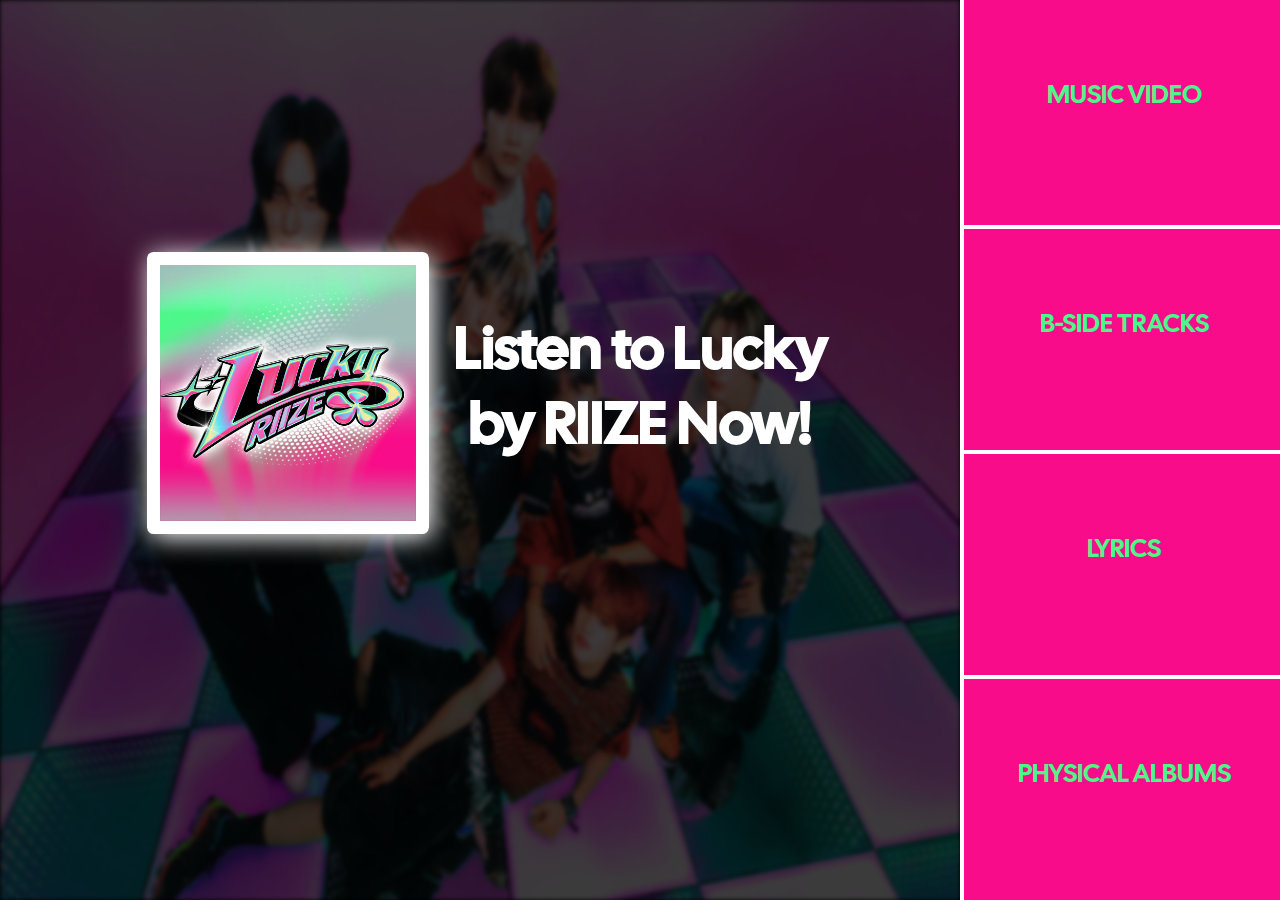
<file: index.html>
<!DOCTYPE html>
<html>
    <head>
        <link rel="icon" type="image/x-icon" href="images/riize-icon.png">
        <title>RIIZE "Lucky"</title>
        <link rel="stylesheet" href="styles.css">
        <link href="https://fonts.googleapis.com/css2?family=Cal+Sans&display=swap" rel="stylesheet">
        <link href="https://fonts.googleapis.com/icon?family=Material+Icons+Round" rel="stylesheet">
    </head>
    <body>
        <section class="main">
            <div id="overlay">
                <img src="images/album-cover.webp" alt="Digital Album Cover for Riize's Japanese Single 'Lucky'" id="album">
                <h1>Listen to Lucky by RIIZE Now!</h1>
            </div>

            <div id="shade"></div>
            <img src="images/album-background.webp" alt="A group photo of Riize" id="background">
        </section>
        <aside>
            <div class="hover" id="h01"></div>
            <a href="https://youtu.be/3Q49g7M5MlU?feature=shared" target="_blank"><div class="slink" id="l01"><p class="label">MUSIC VIDEO</p></div></a>
            <div class="hover" id="h02"></div>
            <a href="https://www.youtube.com/watch?v=uTAf7aldBXg&list=OLAK5uy_lCLG58ik6rOBUtGI3KHKqmEhbSHp8othQ&index=2" target="_blank"><div class="slink" id="l02"><p class="label">B-SIDE TRACKS</p></div></a>
            <div class="hover" id="h03"></div>
            <a href="lyrics.html"><div class="slink" id="l03"><p class="label">LYRICS</p></div></a>
            <div class="hover" id="h04"></div>
            <a href="albums.html"><div class="slink" id="l04"><p class="label">PHYSICAL ALBUMS</p></div></a>
        </aside>
    </body>
</html>
</file>
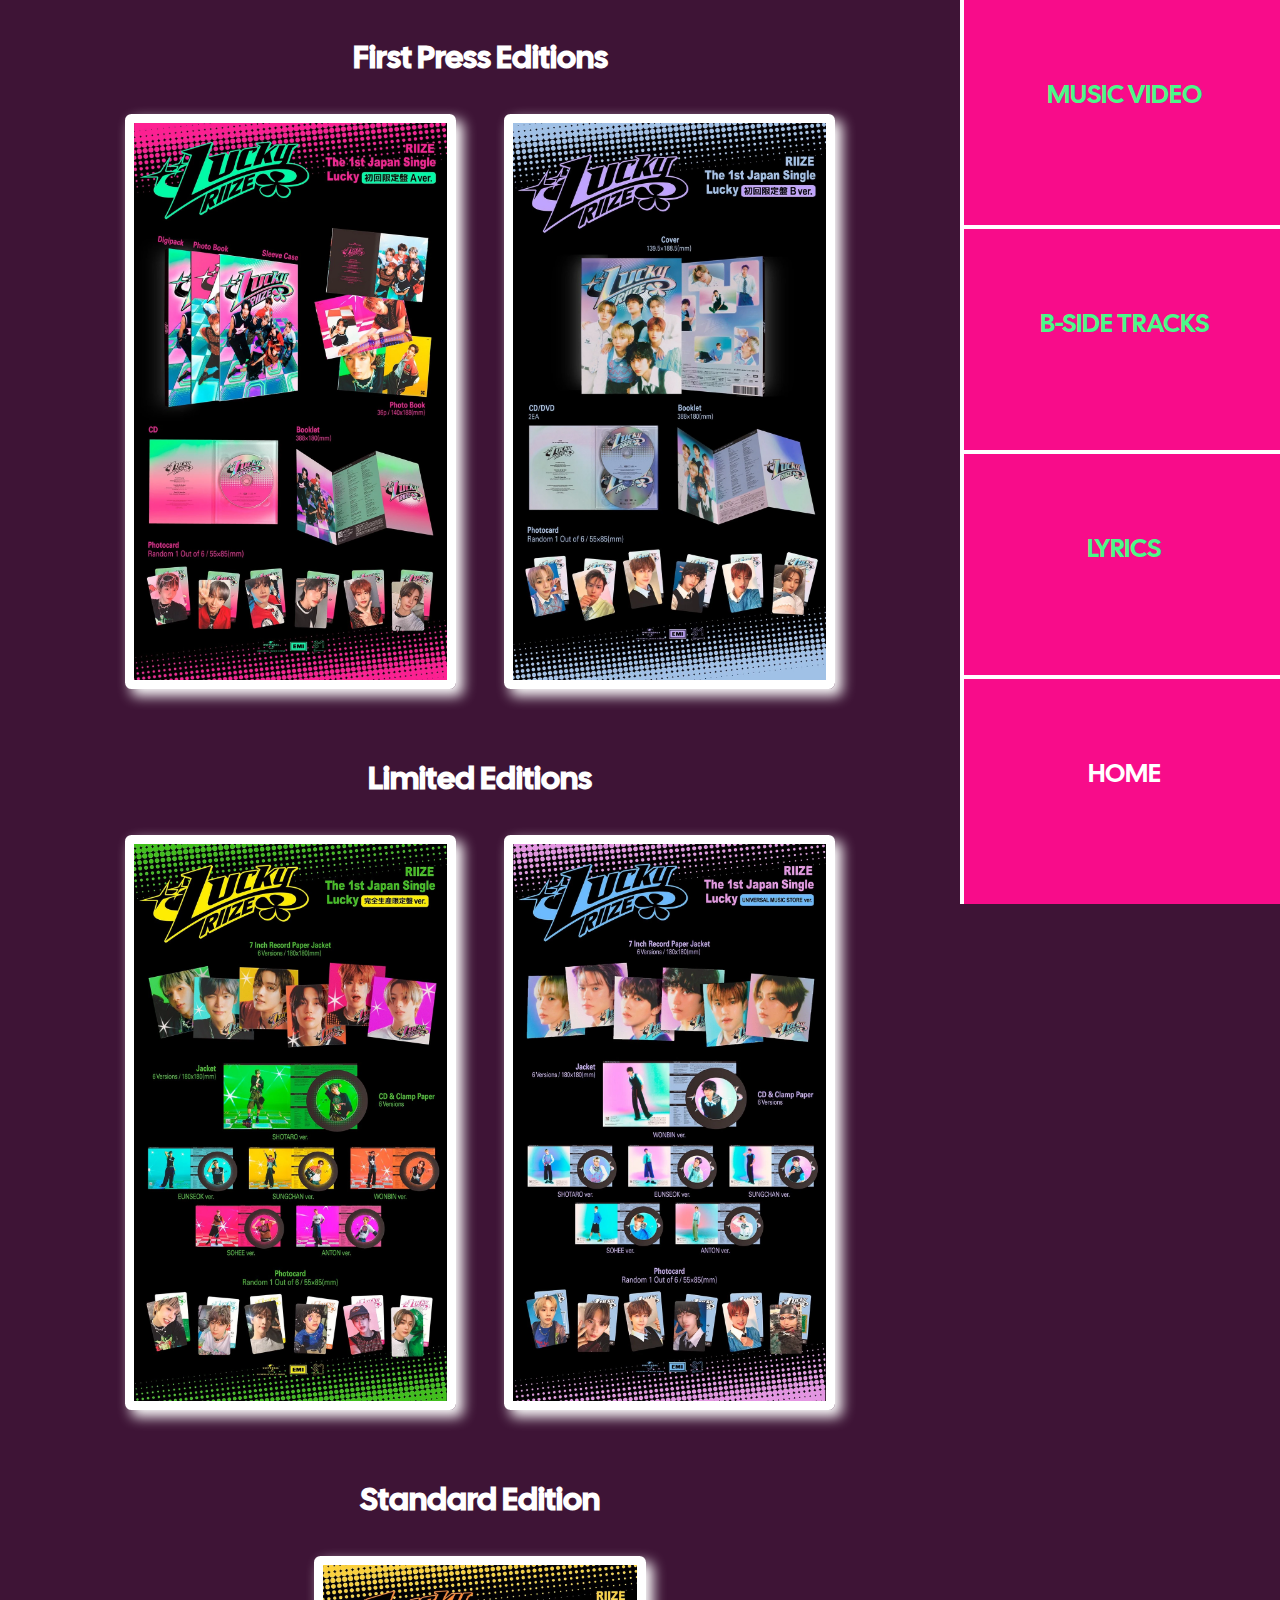
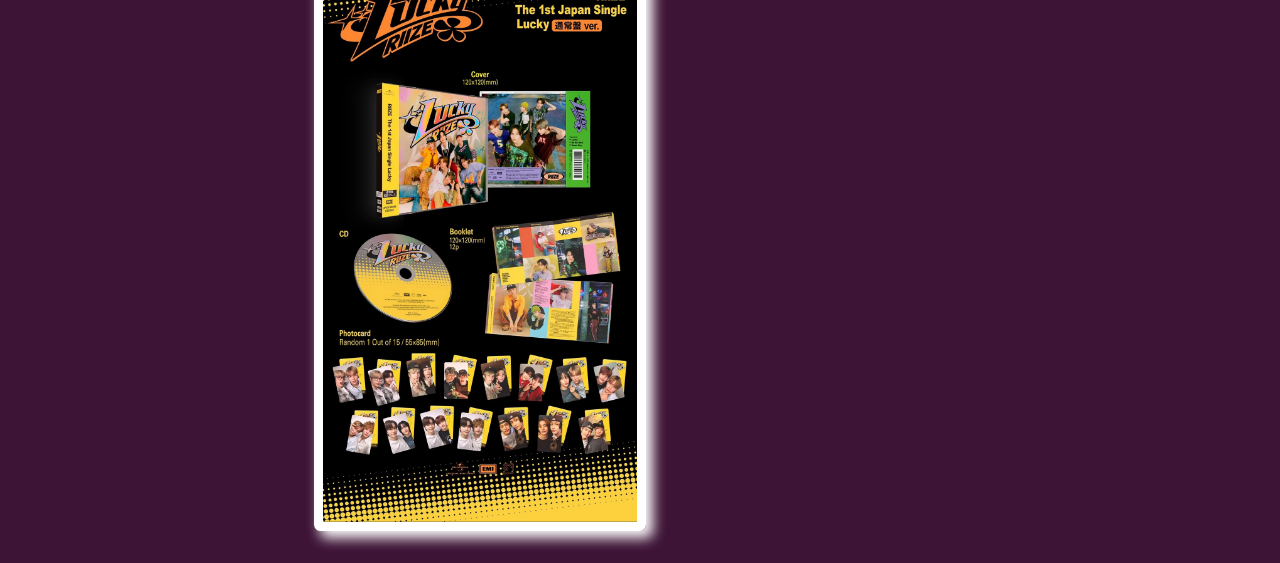
<file: albums.html>
<!DOCTYPE html>
<html>
    <head>
        <link rel="icon" type="image/x-icon" href="images/riize-icon.png">
        <title>Albums | RIIZE "Lucky"</title>
        <link rel="stylesheet" href="styles.css">
        <link href="https://fonts.googleapis.com/css2?family=Cal+Sans&display=swap" rel="stylesheet">
        <link href="https://fonts.googleapis.com/icon?family=Material+Icons+Round" rel="stylesheet">
    </head>
    <body id="albums">
            <div id="overlay-a">
                <div id="top">
                    <h2 class="ahead">First Press Editions</h2>
                    <center>
                    <img src="images/ver-a.webp" alt="Riize Lucky Physical Album Ver." class="aphoto">
                    <img src="images/ver-b.webp" alt="Riize Lucky Physical Album Ver." class="aphoto">
                    </center>
                </div>
                <div id="middle">
                    <h2 class="ahead">Limited Editions</h2>
                    <center>
                    <img src="images/ver-d.webp" alt="Riize Lucky Physical Album Ver." class="aphoto">
                    <img src="images/ver-e.webp" alt="Riize Lucky Physical Album Ver." class="aphoto">
                    </center>
                </div>
                <div id="middle">
                    <h2 class="ahead">Standard Edition</h2>
                    <center>
                    <img src="images/ver-c.webp" alt="Riize Lucky Physical Album Ver." class="aphoto">
                    </center>
                </div>
            </div>
        <aside>
            <div class="hover" id="h01"></div>
            <a href="https://youtu.be/3Q49g7M5MlU?feature=shared" target="_blank"><div class="slink" id="l01"><p class="label">MUSIC VIDEO</p></div></a>
            <div class="hover" id="h02"></div>
            <a href="https://www.youtube.com/watch?v=uTAf7aldBXg&list=OLAK5uy_lCLG58ik6rOBUtGI3KHKqmEhbSHp8othQ&index=2" target="_blank"><div class="slink" id="l02"><p class="label">B-SIDE TRACKS</p></div></a>
            <div class="hover" id="h03"></div>
            <a href="lyrics.html"><div class="slink" id="l03"><p class="label">LYRICS</p></div></a>
            <div class="hover" id="h04"></div>
            <a href="index.html"><div class="slink" id="l04"><p class="label" style="color: white;">HOME</p></div></a>
        </aside>
    </body>
</html>
</file>
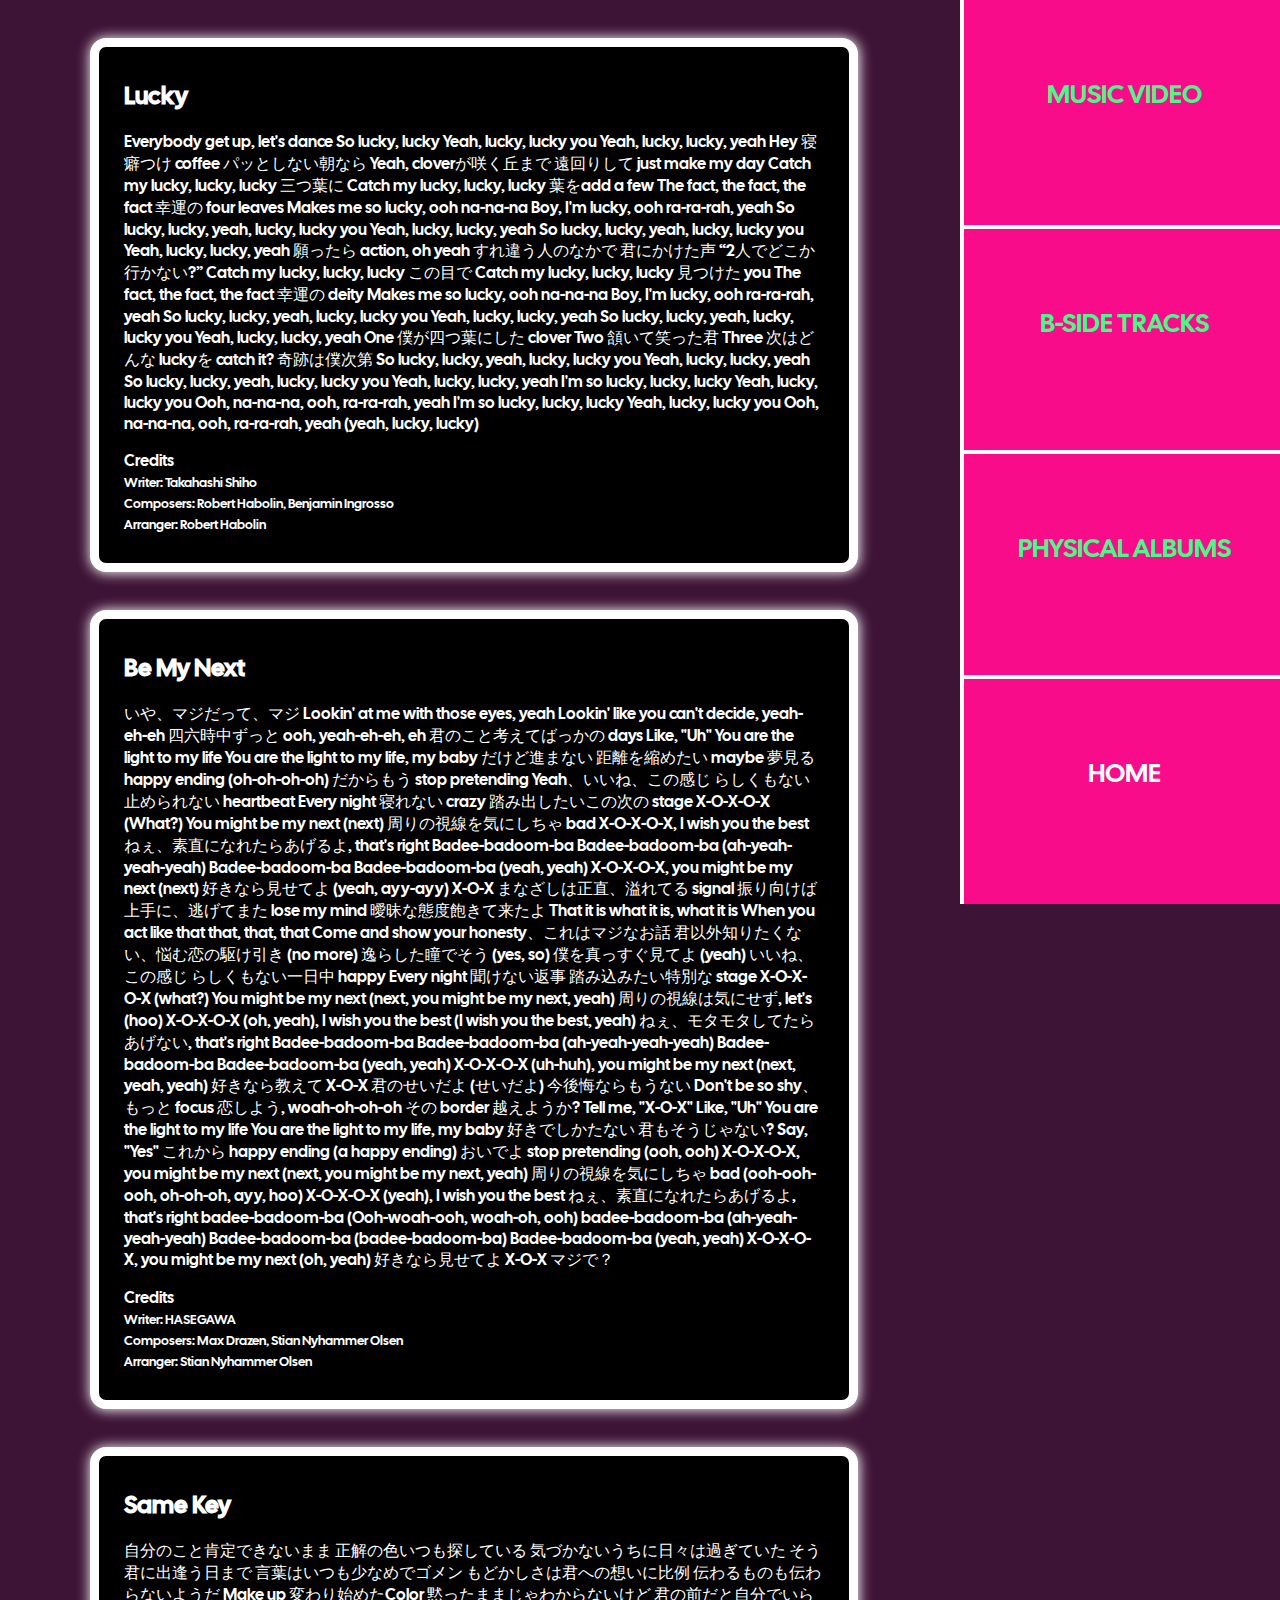
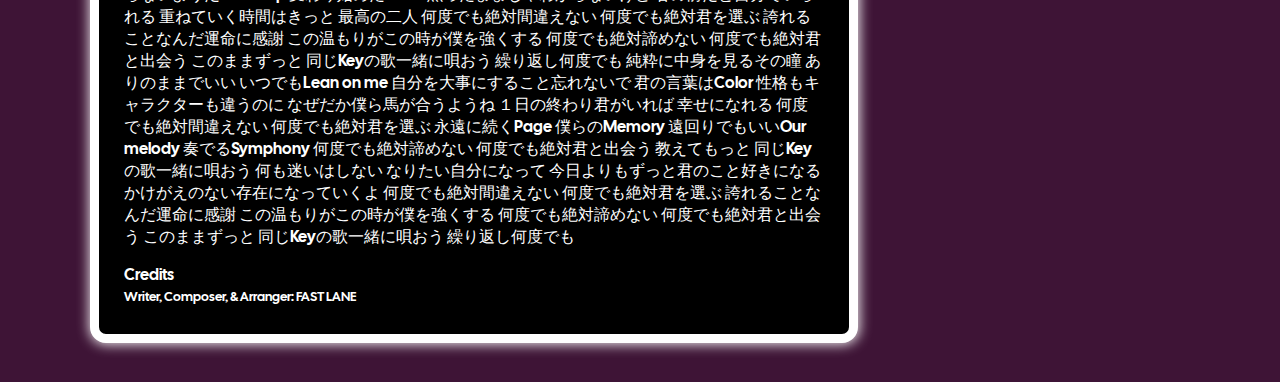
<file: lyrics.html>
<!DOCTYPE html>
<html>
    <head>
        <link rel="icon" type="image/x-icon" href="images/riize-icon.png">
        <title>Lyrics | RIIZE "Lucky"</title>
        <link rel="stylesheet" href="styles.css">
        <link href="https://fonts.googleapis.com/css2?family=Cal+Sans&display=swap" rel="stylesheet">
        <link href="https://fonts.googleapis.com/icon?family=Material+Icons+Round" rel="stylesheet">
    </head>
    <body id="lyrics">
            <div id="overlay-l">
                <div class="lyrics" id="lucky">
                    <h2>Lucky</h2>
                    <p>Everybody get up, let's dance So lucky, lucky Yeah, lucky, lucky you Yeah, lucky, lucky, yeah Hey 寝癖つけ coffee パッとしない朝なら Yeah, cloverが咲く丘まで 遠回りして just make my day Catch my lucky, lucky, lucky 三つ葉に Catch my lucky, lucky, lucky 葉をadd a few The fact, the fact, the fact 幸運の four leaves Makes me so lucky, ooh na-na-na Boy, I'm lucky, ooh ra-ra-rah, yeah So lucky, lucky, yeah, lucky, lucky you Yeah, lucky, lucky, yeah So lucky, lucky, yeah, lucky, lucky you Yeah, lucky, lucky, yeah 願ったら action, oh yeah すれ違う人のなかで 君にかけた声 “2人でどこか行かない?” Catch my lucky, lucky, lucky この目で Catch my lucky, lucky, lucky 見つけた you The fact, the fact, the fact 幸運の deity Makes me so lucky, ooh na-na-na Boy, I'm lucky, ooh ra-ra-rah, yeah So lucky, lucky, yeah, lucky, lucky you Yeah, lucky, lucky, yeah So lucky, lucky, yeah, lucky, lucky you Yeah, lucky, lucky, yeah One 僕が四つ葉にした clover Two 頷いて笑った君 Three 次はどんな luckyを catch it? 奇跡は僕次第 So lucky, lucky, yeah, lucky, lucky you Yeah, lucky, lucky, yeah So lucky, lucky, yeah, lucky, lucky you Yeah, lucky, lucky, yeah I'm so lucky, lucky, lucky Yeah, lucky, lucky you Ooh, na-na-na, ooh, ra-ra-rah, yeah I'm so lucky, lucky, lucky Yeah, lucky, lucky you Ooh, na-na-na, ooh, ra-ra-rah, yeah (yeah, lucky, lucky)</p>
                    <p>Credits<br><span style="font-size: 1vw;">Writer: Takahashi Shiho<br>Composers: Robert Habolin, Benjamin Ingrosso<br>Arranger: Robert Habolin</span></p>
                </div>
                <div class="lyrics" id="bmn">
                    <h2>Be My Next</h2>
                    <p>いや、マジだって、マジ Lookin' at me with those eyes, yeah Lookin' like you can't decide, yeah-eh-eh 四六時中ずっと ooh, yeah-eh-eh, eh 君のこと考えてばっかの days Like, "Uh" You are the light to my life You are the light to my life, my baby だけど進まない 距離を縮めたい maybe 夢見る happy ending (oh-oh-oh-oh) だからもう stop pretending Yeah、いいね、この感じ らしくもない止められない heartbeat Every night 寝れない crazy 踏み出したいこの次の stage X-O-X-O-X (What?) You might be my next (next) 周りの視線を気にしちゃ bad X-O-X-O-X, I wish you the best ねぇ、素直になれたらあげるよ, that's right Badee-badoom-ba Badee-badoom-ba (ah-yeah-yeah-yeah) Badee-badoom-ba Badee-badoom-ba (yeah, yeah) X-O-X-O-X, you might be my next (next) 好きなら見せてよ (yeah, ayy-ayy) X-O-X まなざしは正直、溢れてる signal 振り向けば上手に、逃げてまた lose my mind 曖昧な態度飽きて来たよ That it is what it is, what it is When you act like that that, that, that Come and show your honesty、これはマジなお話 君以外知りたくない、悩む恋の駆け引き (no more) 逸らした瞳でそう (yes, so) 僕を真っすぐ見てよ (yeah) いいね、この感じ らしくもない一日中 happy Every night 聞けない返事 踏み込みたい特別な stage X-O-X-O-X (what?) You might be my next (next, you might be my next, yeah) 周りの視線は気にせず, let's (hoo) X-O-X-O-X (oh, yeah), I wish you the best (I wish you the best, yeah) ねぇ、モタモタしてたらあげない, that's right Badee-badoom-ba Badee-badoom-ba (ah-yeah-yeah-yeah) Badee-badoom-ba Badee-badoom-ba (yeah, yeah) X-O-X-O-X (uh-huh), you might be my next (next, yeah, yeah) 好きなら教えて X-O-X 君のせいだよ (せいだよ) 今後悔ならもうない Don't be so shy、もっと focus 恋しよう, woah-oh-oh-oh その border 越えようか? Tell me, "X-O-X" Like, "Uh" You are the light to my life You are the light to my life, my baby 好きでしかたない 君もそうじゃない? Say, "Yes" これから happy ending (a happy ending) おいでよ stop pretending (ooh, ooh) X-O-X-O-X, you might be my next (next, you might be my next, yeah) 周りの視線を気にしちゃ bad (ooh-ooh-ooh, oh-oh-oh, ayy, hoo) X-O-X-O-X (yeah), I wish you the best ねぇ、素直になれたらあげるよ, that's right badee-badoom-ba (Ooh-woah-ooh, woah-oh, ooh) badee-badoom-ba (ah-yeah-yeah-yeah) Badee-badoom-ba (badee-badoom-ba) Badee-badoom-ba (yeah, yeah) X-O-X-O-X, you might be my next (oh, yeah) 好きなら見せてよ X-O-X マジで？</p>
                    <p>Credits<br><span style="font-size: 1vw;">Writer: HASEGAWA<br>Composers: Max Drazen, Stian Nyhammer Olsen<br>Arranger: Stian Nyhammer Olsen</span></p>
                </div>
                <div class="lyrics" id="sk">
                    <h2>Same Key</h2>
                    <p>自分のこと肯定できないまま 正解の色いつも探している 気づかないうちに日々は過ぎていた そう君に出逢う日まで 言葉はいつも少なめでゴメン もどかしさは君への想いに比例 伝わるものも伝わらないようだ Make up 変わり始めたColor 黙ったままじゃわからないけど 君の前だと自分でいられる 重ねていく時間はきっと 最高の二人 何度でも絶対間違えない 何度でも絶対君を選ぶ 誇れることなんだ運命に感謝 この温もりがこの時が僕を強くする 何度でも絶対諦めない 何度でも絶対君と出会う このままずっと 同じKeyの歌一緒に唄おう 繰り返し何度でも 純粋に中身を見るその瞳 ありのままでいい いつでもLean on me 自分を大事にすること忘れないで 君の言葉はColor 性格もキャラクターも違うのに なぜだか僕ら馬が合うようね １日の終わり君がいれば 幸せになれる 何度でも絶対間違えない 何度でも絶対君を選ぶ 永遠に続くPage 僕らのMemory 遠回りでもいいOur melody 奏でるSymphony 何度でも絶対諦めない 何度でも絶対君と出会う 教えてもっと 同じKeyの歌一緒に唄おう 何も迷いはしない なりたい自分になって 今日よりもずっと君のこと好きになる かけがえのない存在になっていくよ 何度でも絶対間違えない 何度でも絶対君を選ぶ 誇れることなんだ運命に感謝 この温もりがこの時が僕を強くする 何度でも絶対諦めない 何度でも絶対君と出会う このままずっと 同じKeyの歌一緒に唄おう 繰り返し何度でも</p>
                    <p>Credits<br><span style="font-size: 1vw;">Writer, Composer, & Arranger: FAST LANE</span></p>
                </div>
            </div>
        <aside>
            <div class="hover" id="h01"></div>
            <a href="https://youtu.be/3Q49g7M5MlU?feature=shared" target="_blank"><div class="slink" id="l01"><p class="label">MUSIC VIDEO</p></div></a>
            <div class="hover" id="h02"></div>
            <a href="https://www.youtube.com/watch?v=uTAf7aldBXg&list=OLAK5uy_lCLG58ik6rOBUtGI3KHKqmEhbSHp8othQ&index=2" target="_blank"><div class="slink" id="l02"><p class="label">B-SIDE TRACKS</p></div></a>
            <div class="hover" id="h03"></div>
            <a href="albums.html"><div class="slink" id="l03"><p class="label">PHYSICAL ALBUMS</p></div></a>
            <div class="hover" id="h04"></div>
            <a href="index.html"><div class="slink" id="l04"><p class="label" style="color: white;">HOME</p></div></a>
        </aside>
    </body>
</html>
</file>
<file: styles.css>
@keyframes fade {
                    from {opacity: 0%; margin-top: -2vw;}
                    to {opacity: 100%; margin-top: 0;}
                }

@keyframes opacity {
                    from {opacity: 0%;}
                    to {opacity: 100%;}
                }

body{
    margin: auto;
    background-color: black;
    font-family: "Cal Sans", sans-serif;
}

/* MAIN */

.main{
    float: left;
    position: fixed;
    width: 75%;
    height: 100%;
}
#shade{
    z-index: 1;
    display: block;
    float: left;
    position: fixed;
    width: 100%;
    height: 100%;
    background-color: black;
    opacity: 75%;
}
#background{
    display: block;
    width: 100%;
    height: 100%;
    filter: blur(2px);
}
#overlay{
    z-index: 2;
    display: block;
    position: fixed;
    left: 11.5vw;
    top: 28%;

    animation-name: fade;
                    animation-duration: 1.5s;
                    animation-timing-function: ease-in-out;
                    animation-fill-mode: both;
                    animation-delay: 0.35s;
}
#album{
    width: 20vw;
    float: left;
    border: 1.05vw solid white;
    border-radius: 0.5vw;
    box-shadow: 0.25vw 0.25vw 2vw white;
}
h1{
    position: relative;
    float: right;
    width: 30vw;
    top: 1.5vw;
    left: 1.5vw;
    color: white;
    font-family: "Cal Sans", sans-serif;
    font-size: 4.5vw;
    text-align: center;
}

/* SIDEBAR*/

aside{
    float: right;
    position: fixed;
    width: 25%;
    height: 100%;
    left: 75%;
}
/* .hover{
    z-index: 3;
    position: fixed;
    float: right;
    width: 25%;
    height: 25%;
    background-color: black;
} */
.slink{
    position: fixed;
    width: 25%;
    height: 25%;
    background-color: #f80c8a;
    border-style: solid;
    border-width: 0px 0px 0px .35vw;
    border-color: white;
    color: #4cf889;
    font-family: "Cal Sans", sans-serif;
    text-align: center;
}
.label{
    position: relative;
    top: 22%;
    padding: .5%;
    font-size: 2vw;
}
#l01{
    top: 0%;
    border-style: solid;
    border-width: 0px 0px 0px .35vw;
}
#l02{
    top: 25%;
    border-style: solid;
    border-width: .35vw 0px 0px .35vw;
}
#l03{
    top: 50%;
    border-style: solid;
    border-width: .35vw 0px 0px .35vw;
}
#l04{
    top: 75%;
    border-style: solid;
    border-width: .35vw 0px 0px .35vw;
}
/* #h02{
    top: 25%;
    border-style: solid;
    border-width: .35vw 0px 0px .35vw;
}
#h03{
    top: 50%;
    border-style: solid;
    border-width: .35vw 0px 0px .35vw;
}
#h04{
    top: 75%;
    border-style: solid;
    border-width: .35vw 0px 0px .35vw;
}
.slink:hover + #h01{
    display: block;
} */

/* Lyrics */
#lyrics{
    background-color: #3e1436;
}
#overlay-l{
    z-index: 2;
    display: block;
    position: relative;
    width: 60%;
    left: 7%;
}
.lyrics{
    position: relative;
    margin-top: 5%;
    background-color: black;
    padding: 1vw 2vw;
    border: 0.75vw solid white;
    border-radius: 1.25vw;
    font-family: "Cal Sans", sans-serif;
    font-size: 1.25vw;
    color: white;
    box-shadow: 0.05vw 0.05vw 1vw white;

    animation-name: opacity;
            animation-duration: 1.5s;
            animation-timing-function: ease-in-out;
            animation-fill-mode: both;
}
#bmn, #sk{
    top: 2.5%;
    margin-bottom: 5%;
}

/* ALBUMS */
#albums{
    background-color: #3e1436;
}
#overlay-a{
    z-index: 2;
    display: block;
    position: relative;
    width: 70%;
    left: 2.5%;
}
.aphoto{
    display: inline-block;
    position: relative;
    width: 35%;
    margin-left: 2.5%;
    margin-right: 2.5%;
    margin-bottom: 3%;
    border: 0.75vw solid white;
    border-radius: 0.5vw;
    box-shadow: 0.5vw 0.5vw 1vw white;

    animation-name: opacity;
            animation-duration: 1.5s;
            animation-timing-function: ease-in-out;
            animation-fill-mode: both;
}
.ahead{
    margin-top: 4%;
    margin-bottom: 4%;
    color: white;
    text-align: center;
    font-family: "Cal Sans", sans-serif;
    font-size: 2.5vw;
}
</file>
